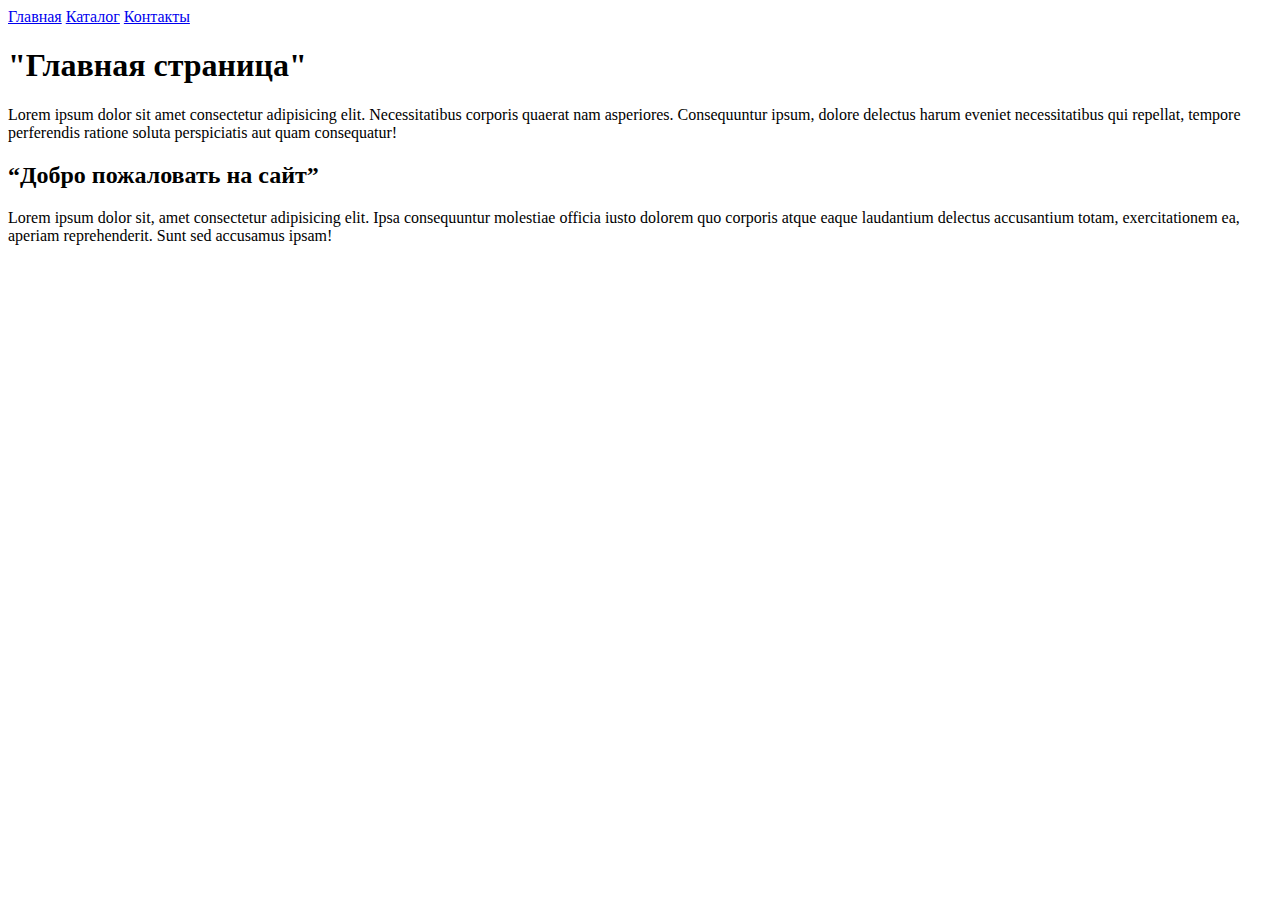
<file: Seminar_1/index.html>
<!DOCTYPE html>
<html lang="ru">

<head>
    <meta charset="UTF-8">
    <meta name="viewport" content="width=device-width, initial-scale=1.0">
    <title>Document</title>
</head>

<body>

    <div id="menu">
        <a href="#">Главная</a>
        <a href="./catalog/catalog.html">Каталог</a>
        <a href="./contacts.html">Контакты</a>
    </div>

    <h1>"Главная страница"</h1>

    <p>Lorem ipsum dolor sit amet consectetur adipisicing elit. Necessitatibus corporis quaerat nam asperiores. Consequuntur ipsum, dolore delectus harum eveniet necessitatibus qui repellat, tempore perferendis ratione soluta perspiciatis aut quam consequatur!</p>

    <h2>“Добро пожаловать на сайт”</h2>

    <p>Lorem ipsum dolor sit, amet consectetur adipisicing elit. Ipsa consequuntur molestiae officia iusto dolorem quo corporis atque eaque laudantium delectus accusantium totam, exercitationem ea, aperiam reprehenderit. Sunt sed accusamus ipsam!</p>



</body>

</html>
</file>
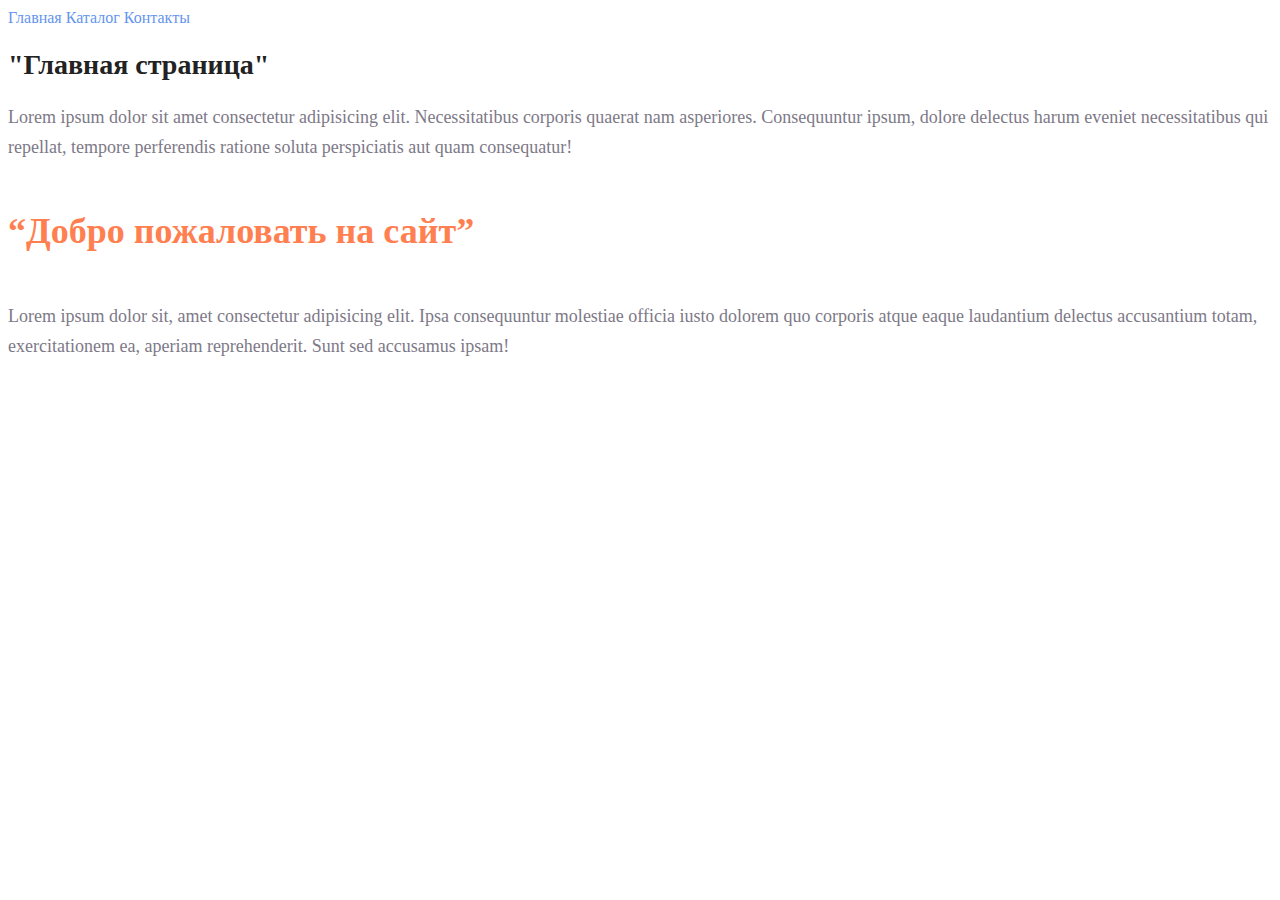
<file: Seminar_2/index.html>
<!DOCTYPE html>
<html lang="ru">

<head>
    <meta charset="UTF-8">
    <meta name="viewport" content="width=device-width, initial-scale=1.0">
    <title>Document</title>
    <!-- Подключение файла стиля -->
    <link rel="stylesheet" href="style.css">
</head>

<body>

    <div id="menu">
        <a class="link-menu" href="#">Главная</a>
        <a class="link-menu" href="./catalog/catalog.html">Каталог</a>
        <a class="link-menu" href="./contacts.html">Контакты</a>
    </div>

    <h1 class="header-h1">"Главная страница"</h1>

    <p class="paragraph">Lorem ipsum dolor sit amet consectetur adipisicing elit. Necessitatibus corporis quaerat nam asperiores. Consequuntur ipsum, dolore delectus harum eveniet necessitatibus qui repellat, tempore perferendis ratione soluta perspiciatis aut quam consequatur!</p>

    <h2 class="header-h2">“Добро пожаловать на сайт”</h2>

    <p class="paragraph">Lorem ipsum dolor sit, amet consectetur adipisicing elit. Ipsa consequuntur molestiae officia iusto dolorem quo corporis atque eaque laudantium delectus accusantium totam, exercitationem ea, aperiam reprehenderit. Sunt sed accusamus ipsam!</p>



</body>

</html>
</file>
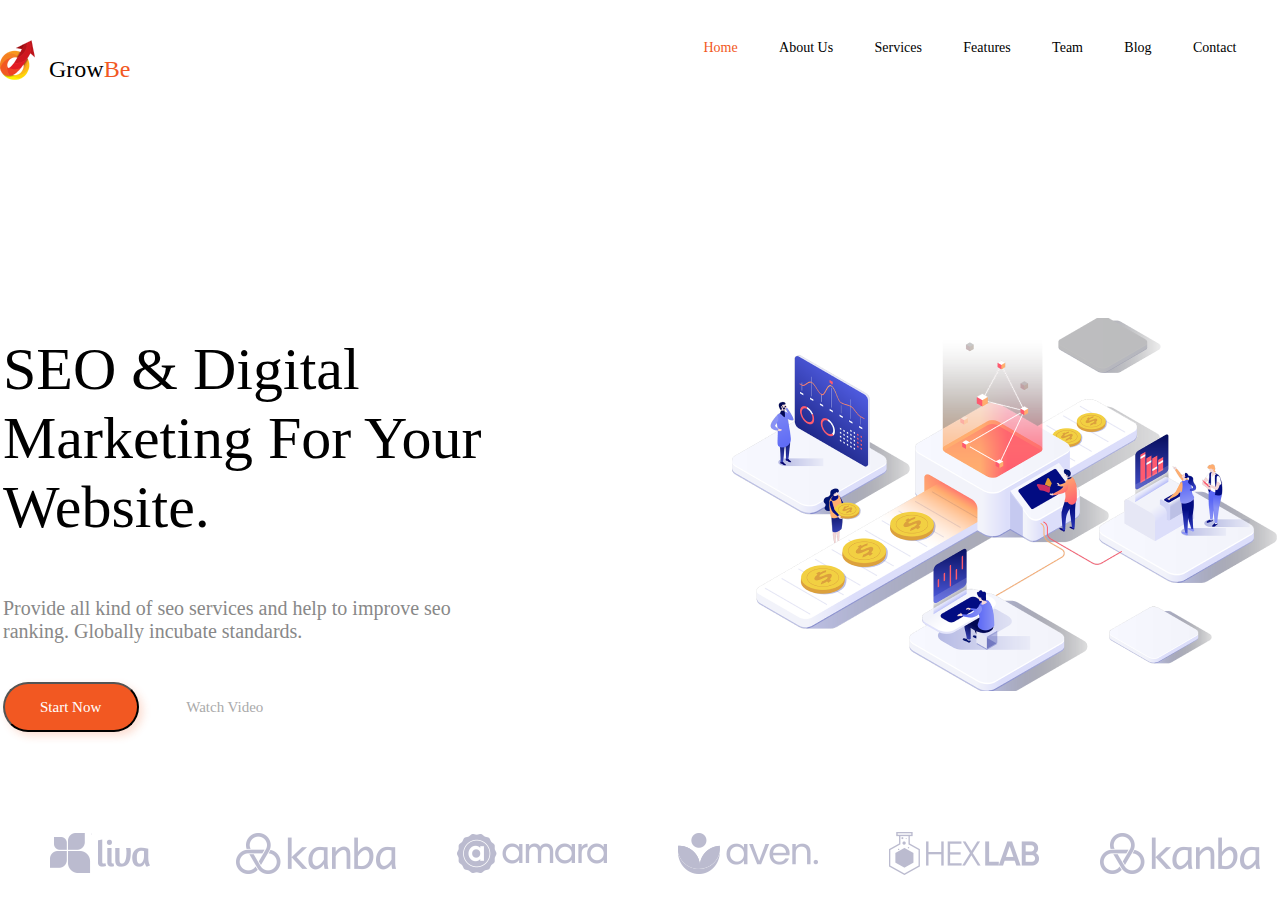
<file: Seminar_3/index.html>
<!DOCTYPE html>
<html lang="en">

<head>
    <meta charset="UTF-8">
    <meta name="viewport" content="width=device-width, initial-scale=1.0">
    <title>First_Project</title>

    <link rel="preconnect" href="https://fonts.googleapis.com">
    <link rel="preconnect" href="https://fonts.gstatic.com" crossorigin>
    <link href="https://fonts.cdnfonts.com/css/gilroy-bold" rel="stylesheet">
    <link rel="stylesheet" href="./assets/styles/style.css">

</head>

<body>

    <header class="menu-and-logo">
        <div class="logo-header">
            <img src="./assets/images/logo.png" alt="GrowBe">

        </div>

        <div class="h1-header">
            <h1><span>Grow</span>Be</h1>

        </div>

        <div class="link-header">
            <a class="link-Home" href="#">Home</a>
            <a class="link-About-Us" href="#">About Us</a>
            <a class="link-Services" href="#">Services</a>
            <a class="link-Features" href="#">Features</a>
            <a class="link-Team" href="#">Team</a>
            <a class="link-Blog" href="#">Blog</a>
            <a class="link-Contact" href="#">Contact</a>
        </div>


    </header>

    <section class="intro">

        <div class="intro-left">

            <h1 class="intro-title">
                SEO & Digital Marketing For Your Website.
            </h1>


            <div class="intro-description">
                Provide all kind of seo services and help to improve seo ranking. Globally incubate standards.
            </div>

            <div class="intro-button-wrapper">
                <button class="intro-button-Start-Now">Start Now</button>
                <button class="intro-button-Watch-Video">Watch Video</button>

            </div>


        </div>
        <div class="intro-right">
            <img src="./assets/images/intro.png">

        </div>

    </section>

    <footer class="logos">

        <img class="liua-logos" src="./assets/images/Liua.png" alt="Liua">
        <img class="Kanba-logos" src="./assets/images/Kanba.png" alt="Kanba">
        <img class="Amara-logos" src="./assets/images/Amara.png" alt="Amara">
        <img class="Aven-logos" src="./assets/images/Aven.png" alt="Aven">
        <img class="Hexlab-logos" src="./assets/images/Hexlab.png" alt="Hexlab">
        <img class="Kanba-logos-1" src="./assets/images/Kanba.png" alt="Kanba">

    </footer>

</body>

</html>
</file>
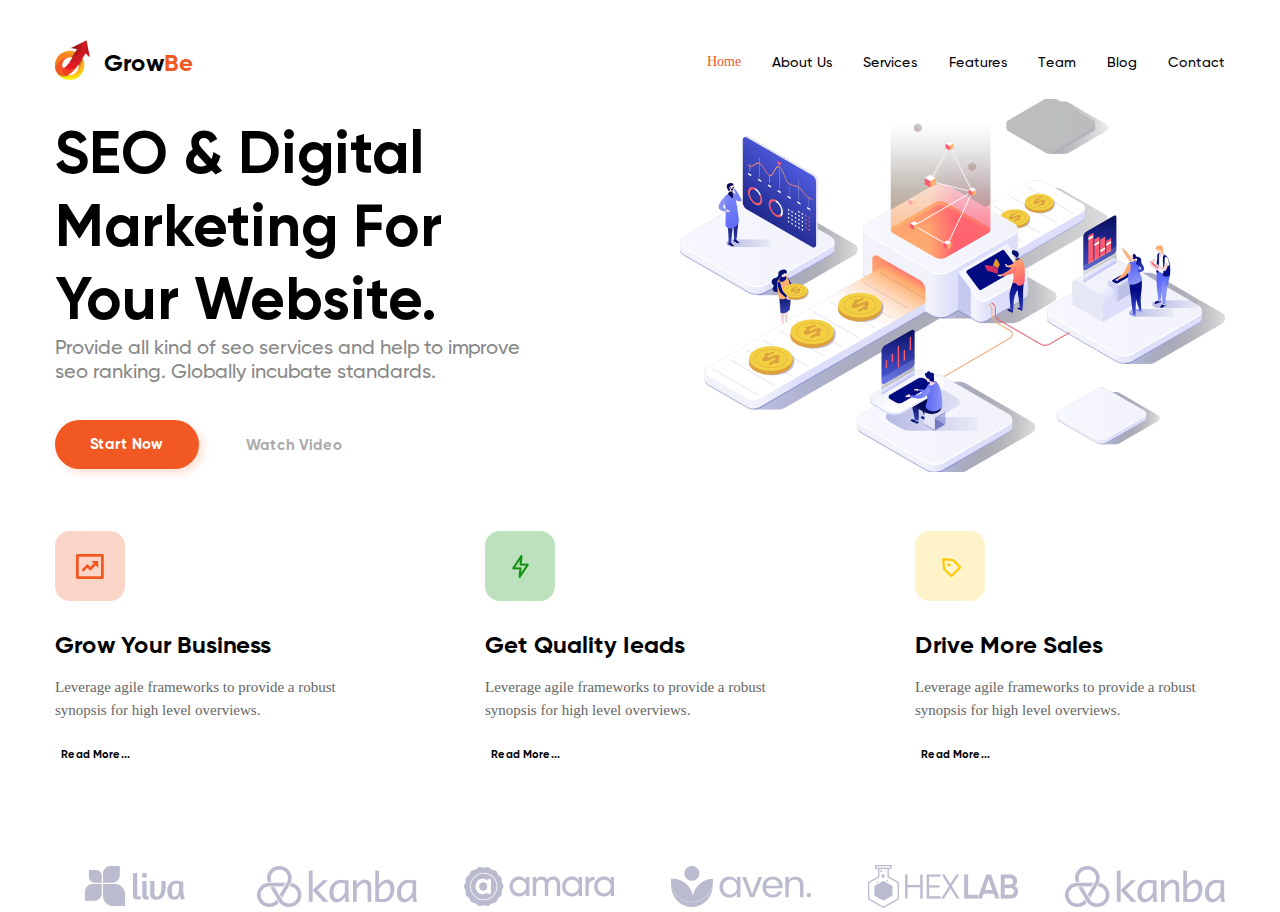
<file: Seminar_4/index.html>
<!DOCTYPE html>
<html lang="en">

<head>
    <meta charset="UTF-8">
    <meta name="viewport" content="width=device-width, initial-scale=1.0">
    <title>First_Project</title>

    <link rel="preconnect" href="https://fonts.googleapis.com">
    <link rel="preconnect" href="https://fonts.gstatic.com" crossorigin>
    <link href="https://fonts.cdnfonts.com/css/gilroy-bold" rel="stylesheet">
    <link rel="stylesheet" href="./assets/styles/style.css">

</head>

<body>

    <header class="menu-and-logo">
        <div class="logo-header">
            <img src="./assets/images/logo.png" alt="GrowBe">

        </div>

        <div class="h1-header">
            <h1><span>Grow</span>Be</h1>

        </div>

        <div class="link-header">
            <a class="link-Home" href="#">Home</a>
            <a class="link-About-Us" href="#">About Us</a>
            <a class="link-Services" href="#">Services</a>
            <a class="link-Features" href="#">Features</a>
            <a class="link-Team" href="#">Team</a>
            <a class="link-Blog" href="#">Blog</a>
            <a class="link-Contact" href="#">Contact</a>
        </div>


    </header>

    <section class="intro">

        <div class="intro-left">

            <h1 class="intro-title">
                SEO & Digital Marketing For Your Website.
            </h1>


            <div class="intro-description">
                Provide all kind of seo services and help to improve seo ranking. Globally incubate standards.
            </div>

            <div class="intro-button-wrapper">
                <button class="intro-button-Start-Now">Start Now</button>
                <button class="intro-button-Watch-Video">Watch Video</button>

            </div>


        </div>
        <div class="intro-right">
            <img src="./assets/images/intro.png">

        </div>

    </section>

    <section class="features">

        <div class="features-item">
            <img src="./assets/images/icon_2.png" alt="">
            <h1 class="features-item-title">Grow Your Business</h1>
            <div class="feature-description">Leverage agile frameworks to provide a robust synopsis for high level overviews.</div>
            <div class="features-button-wrapper">
                <button class="features-button-Read-More">Read More...</button>
            </div>
        </div>


        <div class="features-item">
            <img src="./assets/images/icon_1.png" alt="">
            <h1 class="features-item-title">Get Quality Ieads</h1>
            <div class="feature-description">Leverage agile frameworks to provide a robust synopsis for high level overviews.</div>
            <div class="features-button-wrapper">
                <button class="features-button-Read-More">Read More...</button>
            </div>
        </div>


        <div class="features-item">
            <img src="./assets/images/icon.png" alt="">
            <h1 class="features-item-title">Drive More Sales</h1>
            <div class="feature-description">Leverage agile frameworks to provide a robust synopsis for high level overviews.</div>
            <div class="features-button-wrapper">
                <button class="features-button-Read-More">Read More...</button>
            </div>
        </div>

    </section>

    <footer class="logos">

        <img class="liua-logos" src="./assets/images/Liua.png" alt="Liua">
        <img class="Kanba-logos" src="./assets/images/Kanba.png" alt="Kanba">
        <img class="Amara-logos" src="./assets/images/Amara.png" alt="Amara">
        <img class="Aven-logos" src="./assets/images/Aven.png" alt="Aven">
        <img class="Hexlab-logos" src="./assets/images/Hexlab.png" alt="Hexlab">
        <img class="Kanba-logos-1" src="./assets/images/Kanba.png" alt="Kanba">

    </footer>

</body>

</html>
</file>
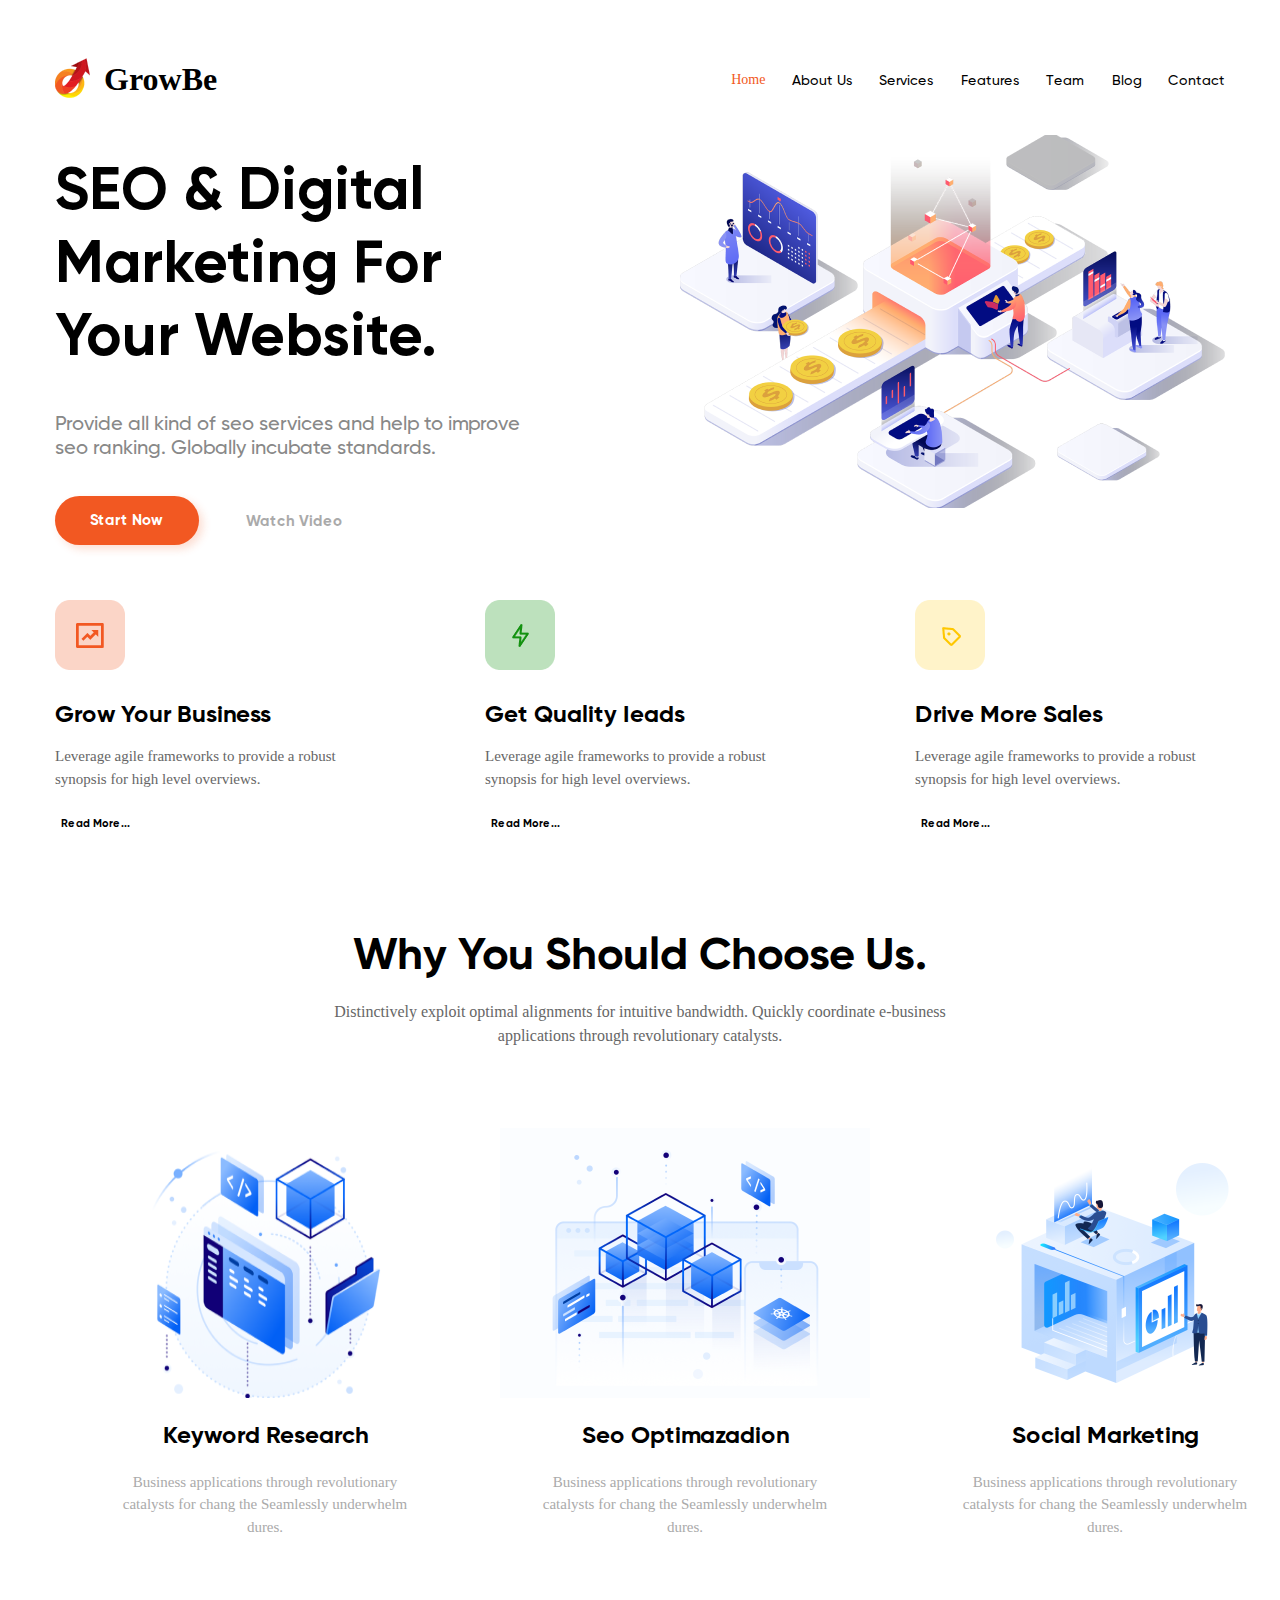
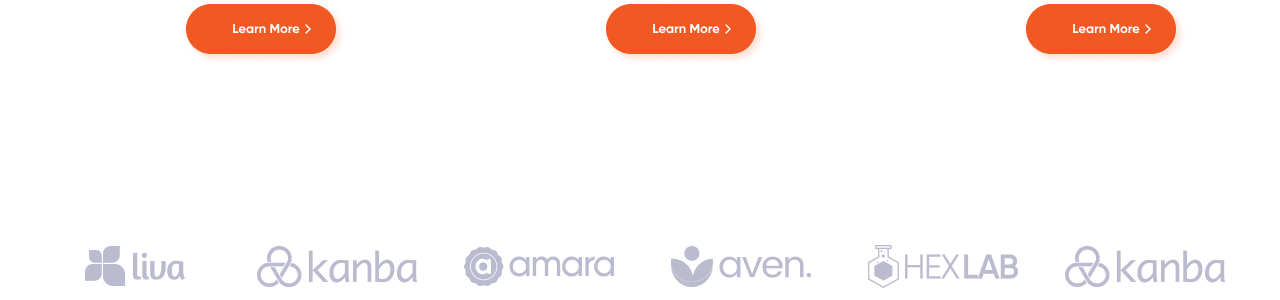
<file: Seminar_5/index.html>
<!DOCTYPE html>
<html lang="en">

<head>
    <meta charset="UTF-8">
    <meta name="viewport" content="width=device-width, initial-scale=1.0">
    <title>First_Project</title>

    <link rel="preconnect" href="https://fonts.googleapis.com">
    <link rel="preconnect" href="https://fonts.gstatic.com" crossorigin>
    <link href="https://fonts.cdnfonts.com/css/gilroy-bold" rel="stylesheet">
    <link rel="stylesheet" href="./assets/styles/style.css">

</head>

<body>

    <header class="menu-and-logo">
        <div class="logo-header">
            <img src="./assets/images/logo.png" alt="GrowBe">

        </div>

        <div class="h1-header">
            <h1><span>Grow</span>Be</h1>

        </div>

        <div class="link-header">
            <a class="link-Home" href="#">Home</a>
            <a class="link-About-Us" href="#">About Us</a>
            <a class="link-Services" href="#">Services</a>
            <a class="link-Features" href="#">Features</a>
            <a class="link-Team" href="#">Team</a>
            <a class="link-Blog" href="#">Blog</a>
            <a class="link-Contact" href="#">Contact</a>
        </div>


    </header>

    <section class="intro">

        <div class="intro-left">

            <h1 class="intro-title">
                SEO & Digital Marketing For Your Website.
            </h1>


            <div class="intro-description">
                Provide all kind of seo services and help to improve seo ranking. Globally incubate standards.
            </div>

            <div class="intro-button-wrapper">
                <button class="intro-button-Start-Now">Start Now</button>
                <button class="intro-button-Watch-Video">Watch Video</button>

            </div>


        </div>
        <div class="intro-right">
            <img src="./assets/images/intro.png">

        </div>

    </section>

    <section class="features">

        <div class="features-item">
            <img src="./assets/images/icon_2.png" alt="">
            <h1 class="features-item-title">Grow Your Business</h1>
            <div class="feature-description">Leverage agile frameworks to provide a robust synopsis for high level overviews.</div>
            <div class="features-button-wrapper">
                <button class="features-button-Read-More">Read More...</button>
            </div>
        </div>


        <div class="features-item">
            <img src="./assets/images/icon_1.png" alt="">
            <h1 class="features-item-title">Get Quality Ieads</h1>
            <div class="feature-description">Leverage agile frameworks to provide a robust synopsis for high level overviews.</div>
            <div class="features-button-wrapper">
                <button class="features-button-Read-More">Read More...</button>
            </div>
        </div>


        <div class="features-item">
            <img src="./assets/images/icon.png" alt="">
            <h1 class="features-item-title">Drive More Sales</h1>
            <div class="feature-description">Leverage agile frameworks to provide a robust synopsis for high level overviews.</div>
            <div class="features-button-wrapper">
                <button class="features-button-Read-More">Read More...</button>
            </div>
        </div>

    </section>

    <section class="secation title">

        <div class="secation__title">
            Why You Should Choose Us.
        </div>

        <div class="secation__text">
            Distinctively exploit optimal alignments for intuitive bandwidth. Quickly coordinate e-business
applications through revolutionary catalysts.
        </div>



    </section>

    <section class="services center">

        <div class="services__item">
            <img class="services__item-image" src="./assets/images/services_1.png" alt="Keyword Research">
            <div class="services__item-title">
                Keyword Research
            </div>
            <div class="services__item-desc">
                Business applications through revolutionary catalysts for chang the Seamlessly underwhelm dures.
            </div>
            <div class="services__item-button">
                <button class="button_learn-more"><img src="./assets/images/button.png" alt="Learn More"></button>

            </div>
        </div>


        <div class="services__item">
            <img class="services__item-image" src="./assets/images/services_2.png" alt="Seo Optimazadion">
            <div class="services__item-title">
                Seo Optimazadion
            </div>
            <div class="services__item-desc">
                Business applications through revolutionary catalysts for chang the Seamlessly underwhelm dures.
            </div>
            <div class="services__item-button">
                <button class="button_learn-more"><img src="./assets/images/button.png" alt="Learn More"></button>

            </div>
        </div>


        <div class="services__item">
            <img class="services__item-image" src="./assets/images/services_3.png" alt="Social Marketing">
            <div class="services__item-title">
                Social Marketing
            </div>
            <div class="services__item-desc">
                Business applications through revolutionary catalysts for chang the Seamlessly underwhelm dures.
            </div>
            <div class="services__item-button">
                <button class="button_learn-more"><img src="./assets/images/button.png" alt="Learn More"></button>

            </div>
        </div>

    </section>

    <footer class="logos">

        <img class="liua-logos" src="./assets/images/Liua.png" alt="Liua">
        <img class="Kanba-logos" src="./assets/images/Kanba.png" alt="Kanba">
        <img class="Amara-logos" src="./assets/images/Amara.png" alt="Amara">
        <img class="Aven-logos" src="./assets/images/Aven.png" alt="Aven">
        <img class="Hexlab-logos" src="./assets/images/Hexlab.png" alt="Hexlab">
        <img class="Kanba-logos-1" src="./assets/images/Kanba.png" alt="Kanba">

    </footer>

</body>

</html>
</file>
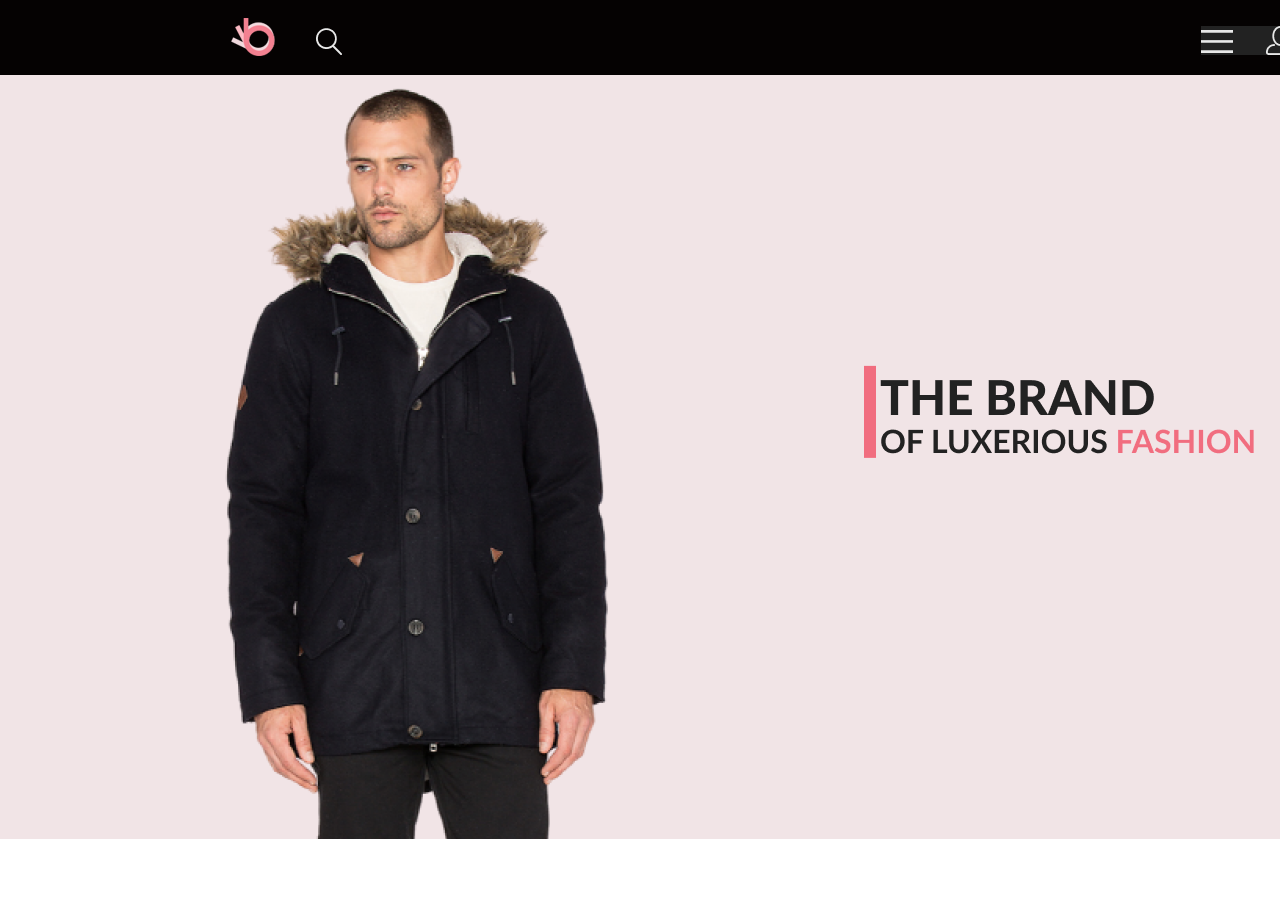
<file: Seminar_6/index.html>
<!DOCTYPE html>
<html lang="en">
  <head>
    <meta charset="UTF-8" />
    <meta name="viewport" content="width=device-width, initial-scale=1.0" />
    <title>Макет страницы магазина</title>

    <link rel="preconnect" href="https://fonts.googleapis.com" />
    <link rel="preconnect" href="https://fonts.gstatic.com" crossorigin />
    <link
      href="https://fonts.googleapis.com/css2?family=Lato:wght@300;400;900&display=swap"
      rel="stylesheet"
    />
    <link rel="stylesheet" href="./assets/styles/style.css" />
  </head>
  <body>


    <div class="top_nav">
      <a href="#Group_2" class="Group_2"><img src="./assets/img/Group 2.png" alt=""></a>
      <a href="#forma_1" class="forma_1"><img src="./assets/img/Forma 1.png" alt=""></a>
      <a href="#Button_copy" class="Button_copy"><img src="./assets/img/Button copy.png" alt=""></a>
      </a>
    </div>

    <header class="Background">
      <div class="layer_57"><img src="./assets/img/Layer_57.png" alt=""></div>
      <div class="rectangle_16"><img src="./assets/img/Rectangle_16.png" alt=""></div>
      <div class="brand_of"><img src="./assets/img/THE BRAND OF LUXERIOUS FASHION.png" alt=""></div>
    
    </header>

    <section>
      
    </section>



  </body>
</html>
</file>
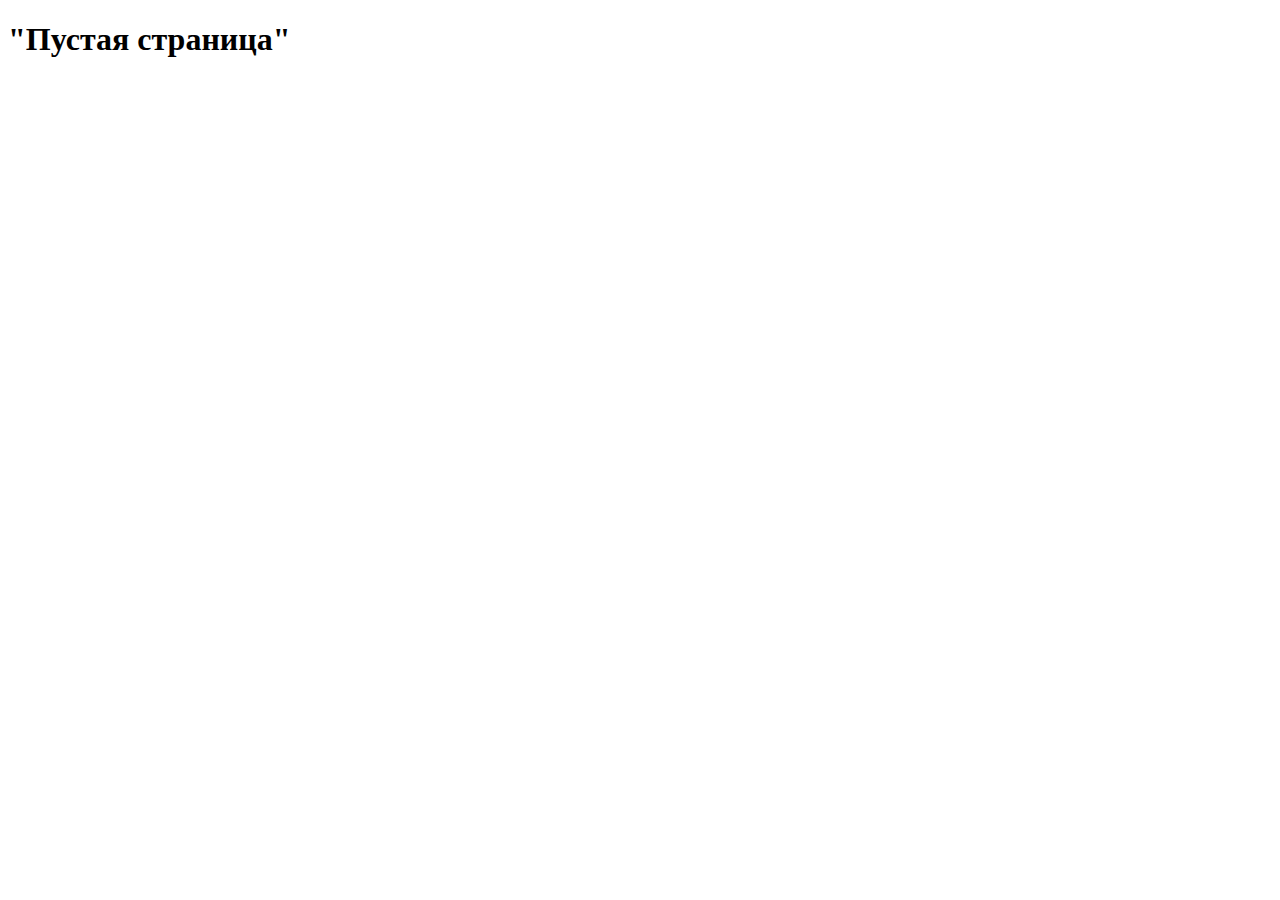
<file: Seminar_1/contacts.html>
<!DOCTYPE html>
<html lang="en">

<head>
    <meta charset="UTF-8">
    <meta name="viewport" content="width=device-width, initial-scale=1.0">
    <title>Document</title>
</head>

<body>

    <h1>"Пустая страница"</h1>

</body>

</html>
</file>
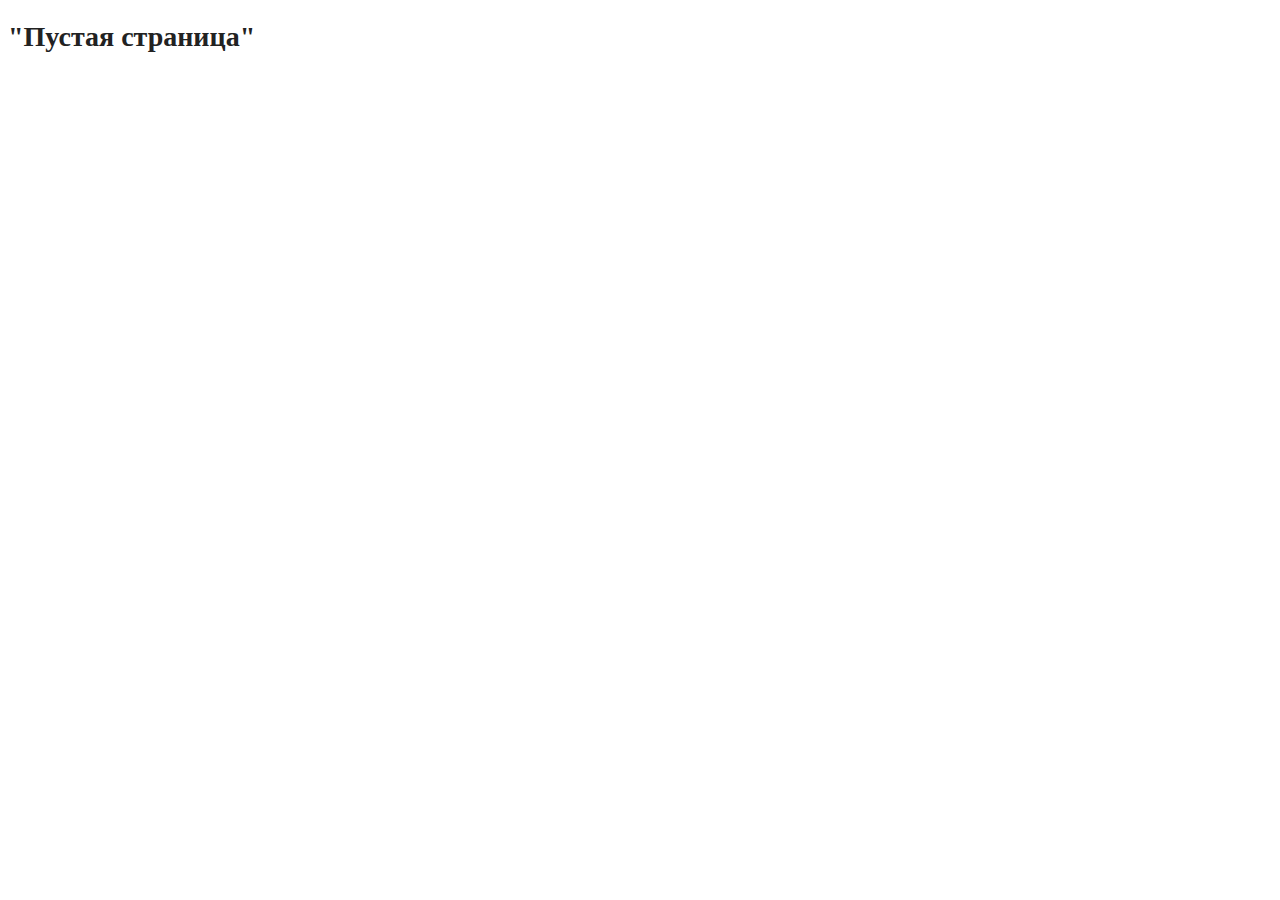
<file: Seminar_2/contacts.html>
<!DOCTYPE html>
<html lang="ru">

<head>
    <meta charset="UTF-8">
    <meta name="viewport" content="width=device-width, initial-scale=1.0">
    <title>Document</title>
    <!-- Подключение файла стиля -->
    <link rel="stylesheet" href="style.css">
</head>

<body>

    <h1 class="header-h1">"Пустая страница"</h1>



</body>

</html>
</file>
<file: Seminar_2/style.css>
a {
    text-decoration: none;
}

.link-menu {
    color: cornflowerblue;
    font-size: 16px;
    line-height: 20px;
}

.header-h1 {
    color: #222222;
    font-size: 28px;
    line-height: 36px;
    font-weight: bold;
}

.paragraph {
    font-style: normal;
    font-weight: 300;
    font-size: 18px;
    line-height: 30px;
    color: #7D7987;
}

.header-h2 {
    color: coral;
    font-style: normal;
    font-weight: 700;
    font-size: 36px;
    line-height: 80px;
}
</file>
<file: Seminar_3/assets/styles/style.css>
body {
    margin: 0;
    background: #FFF;
}

.title {
    margin: 0;
}

.menu-and-logo {
    width: 1170px;
    margin-top: 40px;
    display: flex;
    width: 1289px;
    height: 114px;
    gap: 14px;
    margin-left: auto;
    margin-right: auto;
}

.logo-header {
    width: 35px;
    height: 40px;
    flex-shrink: 0;
}

.h1-header {
    width: 88px;
    height: 30px;
    margin-right: 500px;
}

h1 {
    color: #F25822;
    font-family: Gilroy-Bold;
    font-size: 24px;
    font-style: normal;
    font-weight: 400;
    line-height: normal;
}

h1 span {
    color: #000;
    font-family: Gilroy-Bold;
    font-size: 24px;
    font-style: normal;
    font-weight: 400;
    line-height: normal;
}

.link-header {
    width: 533px;
    height: 17px;
    display: flex;
    margin-left: auto;
    margin-right: auto;
    justify-content: space-between;
}

.link-Home {
    text-decoration: none;
    color: #F25822;
    font-family: Gilroy-SemiBold;
    font-size: 14px;
    font-style: normal;
    font-weight: 400;
    line-height: normal;
}

.link-About-Us {
    text-decoration: none;
    color: #000;
    font-family: Gilroy-Medium;
    font-size: 14px;
    font-style: normal;
    font-weight: 400;
    line-height: normal;
}

.link-Services {
    text-decoration: none;
    color: #000;
    font-family: Gilroy-Medium;
    font-size: 14px;
    font-style: normal;
    font-weight: 400;
    line-height: normal;
}

.link-Features {
    text-decoration: none;
    color: #000;
    font-family: Gilroy-Medium;
    font-size: 14px;
    font-style: normal;
    font-weight: 400;
    line-height: normal;
}

.link-Team {
    text-decoration: none;
    color: #000;
    font-family: Gilroy-Medium;
    font-size: 14px;
    font-style: normal;
    font-weight: 400;
    line-height: normal;
}

.link-Blog {
    text-decoration: none;
    color: #000;
    font-family: Gilroy-Medium;
    font-size: 14px;
    font-style: normal;
    font-weight: 400;
    line-height: normal;
}

.link-Contact {
    text-decoration: none;
    color: #000;
    font-family: Gilroy-Medium;
    font-size: 14px;
    font-style: normal;
    font-weight: 400;
    line-height: normal;
}

.intro {
    width: 1170px;
    margin-top: 164px;
    display: flex;
    justify-content: space-between;
    width: 1274px;
    /* height: 536px; */
    margin-left: auto;
    margin-right: auto;
}

.intro-title {
    margin-top: 17px;
    color: #000;
    font-family: Gilroy-Bold;
    font-size: 60px;
    font-style: normal;
    font-weight: 400;
    line-height: normal;
    width: 522px;
    height: 222px;
}

.intro-description {
    margin-bottom: 17px;
    color: #888;
    font-family: Gilroy-Medium;
    font-size: 20px;
    font-style: normal;
    font-weight: 400;
    line-height: normal;
    width: 466px;
    height: 48px;
}

.intro-button-wrapper {
    margin-top: 37px;
    gap: 40.94px;
    display: flex;
}

.intro-button-Start-Now {
    /* width: 140px; */
    height: 50px;
    padding: 15px 36px 16px 35px;
    flex-shrink: 0;
    border-radius: 50px;
    background: #F25822;
    box-shadow: 4px 4px 8px 0px rgba(242, 88, 34, 0.20);
    color: #FFF;
    font-family: Gilroy-Bold;
    font-size: 15px;
    font-style: normal;
    font-weight: 400;
    line-height: normal;
    cursor: pointer;
}

.intro-button-Watch-Video {
    color: #AAA;
    font-family: Gilroy-Bold;
    font-size: 15px;
    font-style: normal;
    font-weight: 400;
    line-height: normal;
    border: none;
    cursor: pointer;
    background: none;
}

.logos {
    width: 1170px;
    margin-top: 97px;
    width: 1240px;
    justify-content: space-between;
    display: flex;
    margin-left: auto;
    margin-right: auto;
}

.liua-logos {
    width: 160px;
    height: 50px;
    flex-shrink: 0;
}

.Kanba-logos {
    width: 160px;
    height: 50px;
    flex-shrink: 0;
}

.Amara-logos {
    width: 160px;
    height: 50px;
    flex-shrink: 0;
}

.Aven-logos {
    width: 160px;
    height: 50px;
    flex-shrink: 0;
}

.Hexlab-logos {
    width: 160px;
    height: 50px;
    flex-shrink: 0;
}

.Kanba-logos-1 {
    width: 160px;
    height: 50px;
    flex-shrink: 0;
}
</file>
<file: Seminar_4/assets/styles/style.css>
@font-face {
    font-family: "Gilroy-Bold";
    src: url("../fonts/gilroy-bold.ttf");
    font-style: normal;
    font-weight: 600;
}

@font-face {
    font-family: "Gilroy-Medium";
    src: url("../fonts/gilroy-medium.ttf");
    font-style: normal;
    font-weight: 700;
}

body {
    margin: 0;
    background: #FFF;
}

.title {
    margin: 0;
}

.menu-and-logo {
    width: 1170px;
    margin-top: 40px;
    display: flex;
    gap: 14px;
    align-items: center;
    margin-left: auto;
    margin-right: auto;
    margin-bottom: 15px;
}

.logo-header {
    width: 35px;
    flex-shrink: 0;
}

.h1-header {
    margin-right: 500px;
}

h1 {
    color: #F25822;
    font-family: Gilroy-Bold;
    font-size: 24px;
    font-style: normal;
    font-weight: 400;
    line-height: normal;
    margin: 0;
}

h1 span {
    color: #000;
    font-family: Gilroy-Bold;
    font-size: 24px;
    font-style: normal;
    font-weight: 400;
    line-height: normal;
}

.link-header {
    width: 533px;
    display: flex;
    margin-left: auto;
    margin-right: auto;
    justify-content: space-between;
}

.link-Home {
    text-decoration: none;
    color: #F25822;
    font-family: Gilroy-SemiBold;
    font-size: 14px;
    font-style: normal;
    font-weight: 400;
    line-height: normal;
}

.link-About-Us {
    text-decoration: none;
    color: #000;
    font-family: Gilroy-Medium;
    font-size: 14px;
    font-style: normal;
    font-weight: 400;
    line-height: normal;
}

.link-Services {
    text-decoration: none;
    color: #000;
    font-family: Gilroy-Medium;
    font-size: 14px;
    font-style: normal;
    font-weight: 400;
    line-height: normal;
}

.link-Features {
    text-decoration: none;
    color: #000;
    font-family: Gilroy-Medium;
    font-size: 14px;
    font-style: normal;
    font-weight: 400;
    line-height: normal;
}

.link-Team {
    text-decoration: none;
    color: #000;
    font-family: Gilroy-Medium;
    font-size: 14px;
    font-style: normal;
    font-weight: 400;
    line-height: normal;
}

.link-Blog {
    text-decoration: none;
    color: #000;
    font-family: Gilroy-Medium;
    font-size: 14px;
    font-style: normal;
    font-weight: 400;
    line-height: normal;
}

.link-Contact {
    text-decoration: none;
    color: #000;
    font-family: Gilroy-Medium;
    font-size: 14px;
    font-style: normal;
    font-weight: 400;
    line-height: normal;
}

.intro {
    width: 1170px;
    margin-top: 14px;
    display: flex;
    justify-content: space-between;
    margin-left: auto;
    margin-right: auto;
}

.intro-title {
    margin-top: 17px;
    color: #000;
    font-family: Gilroy-Bold;
    font-size: 60px;
    font-style: normal;
    font-weight: 400;
    line-height: normal;
    width: 522px;
}

.intro-description {
    margin-bottom: 17px;
    color: #888;
    font-family: Gilroy-Medium;
    font-size: 20px;
    font-style: normal;
    font-weight: 400;
    line-height: normal;
    width: 466px;
}

.intro-button-wrapper {
    margin-top: 37px;
    gap: 40.94px;
    display: flex;
}

.intro-button-Start-Now {
    padding: 15px 36px 16px 35px;
    flex-shrink: 0;
    border-radius: 50px;
    background: #F25822;
    box-shadow: 4px 4px 8px 0px rgba(242, 88, 34, 0.20);
    color: #FFF;
    font-family: Gilroy-Bold;
    font-size: 15px;
    font-style: normal;
    font-weight: 400;
    line-height: normal;
    cursor: pointer;
    border: none;
}

.intro-button-Watch-Video {
    color: #AAA;
    font-family: Gilroy-Bold;
    font-size: 15px;
    font-style: normal;
    font-weight: 400;
    line-height: normal;
    border: none;
    cursor: pointer;
    background: none;
}

.features {
    width: 1170px;
    display: flex;
    margin-top: 55px;
    justify-content: space-between;
    margin-left: auto;
    margin-right: auto;
}

.features-item-title {
    margin-top: 25px;
    color: #000;
    font-family: Gilroy-Bold;
    font-size: 24px;
    font-style: normal;
    font-weight: 400;
    line-height: normal;
}

.feature-description {
    margin-top: 17px;
    width: 310px;
    flex-shrink: 0;
    color: #666;
    font-family: Gilroy-Regular;
    font-size: 15px;
    font-style: normal;
    font-weight: 400;
    line-height: 150%;
}

.features-button-wrapper {
    margin-top: 25px;
    display: flex;
}

.features-button-Read-More {
    color: #000;
    font-family: Gilroy-Bold;
    font-size: 11px;
    font-style: normal;
    font-weight: 400;
    line-height: 150%;
    background: none;
    border: none;
    cursor: pointer;
}

.logos {
    width: 1170px;
    margin-top: 97px;
    justify-content: space-between;
    display: flex;
    margin-left: auto;
    margin-right: auto;
}

.liua-logos {
    flex-shrink: 0;
}

.Kanba-logos {
    flex-shrink: 0;
}

.Amara-logos {
    flex-shrink: 0;
}

.Aven-logos {
    flex-shrink: 0;
}

.Hexlab-logos {
    flex-shrink: 0;
}

.Kanba-logos-1 {
    flex-shrink: 0;
}
</file>
<file: Seminar_5/assets/styles/style.css>
@font-face {
    font-family: "Gilroy-Bold";
    src: url("../fonts/gilroy-bold.ttf");
    font-style: normal;
    font-weight: 600;
}

@font-face {
    font-family: "Gilroy-Medium";
    src: url("../fonts/gilroy-medium.ttf");
    font-style: normal;
    font-weight: 700;
}

.body {
    margin: 0;
    background: #FFF;
}

.title {
    margin: 0;
}

.menu-and-logo {
    width: 1170px;
    margin-top: 40px;
    display: flex;
    gap: 14px;
    align-items: center;
    margin-left: auto;
    margin-right: auto;
    margin-bottom: 15px;
}

.logo-header {
    width: 35px;
    flex-shrink: 0;
}

.h1-header {
    margin-right: 500px;
}

.h1 {
    color: #F25822;
    font-family: Gilroy-Bold;
    font-size: 24px;
    font-style: normal;
    font-weight: 400;
    line-height: normal;
    margin: 0;
}

.h1 span {
    color: #000;
    font-family: Gilroy-Bold;
    font-size: 24px;
    font-style: normal;
    font-weight: 400;
    line-height: normal;
}

.link-header {
    width: 533px;
    display: flex;
    margin-left: auto;
    margin-right: auto;
    justify-content: space-between;
}

.link-Home {
    text-decoration: none;
    color: #F25822;
    font-family: Gilroy-SemiBold;
    font-size: 14px;
    font-style: normal;
    font-weight: 400;
    line-height: normal;
}

.link-About-Us {
    text-decoration: none;
    color: #000;
    font-family: Gilroy-Medium;
    font-size: 14px;
    font-style: normal;
    font-weight: 400;
    line-height: normal;
}

.link-Services {
    text-decoration: none;
    color: #000;
    font-family: Gilroy-Medium;
    font-size: 14px;
    font-style: normal;
    font-weight: 400;
    line-height: normal;
}

.link-Features {
    text-decoration: none;
    color: #000;
    font-family: Gilroy-Medium;
    font-size: 14px;
    font-style: normal;
    font-weight: 400;
    line-height: normal;
}

.link-Team {
    text-decoration: none;
    color: #000;
    font-family: Gilroy-Medium;
    font-size: 14px;
    font-style: normal;
    font-weight: 400;
    line-height: normal;
}

.link-Blog {
    text-decoration: none;
    color: #000;
    font-family: Gilroy-Medium;
    font-size: 14px;
    font-style: normal;
    font-weight: 400;
    line-height: normal;
}

.link-Contact {
    text-decoration: none;
    color: #000;
    font-family: Gilroy-Medium;
    font-size: 14px;
    font-style: normal;
    font-weight: 400;
    line-height: normal;
}

.intro {
    width: 1170px;
    margin-top: 14px;
    display: flex;
    justify-content: space-between;
    margin-left: auto;
    margin-right: auto;
}

.intro-title {
    margin-top: 17px;
    color: #000;
    font-family: Gilroy-Bold;
    font-size: 60px;
    font-style: normal;
    font-weight: 400;
    line-height: normal;
    width: 522px;
}

.intro-description {
    margin-bottom: 17px;
    color: #888;
    font-family: Gilroy-Medium;
    font-size: 20px;
    font-style: normal;
    font-weight: 400;
    line-height: normal;
    width: 466px;
}

.intro-button-wrapper {
    margin-top: 37px;
    gap: 40.94px;
    display: flex;
}

.intro-button-Start-Now {
    padding: 15px 36px 16px 35px;
    flex-shrink: 0;
    border-radius: 50px;
    background: #F25822;
    box-shadow: 4px 4px 8px 0px rgba(242, 88, 34, 0.20);
    color: #FFF;
    font-family: Gilroy-Bold;
    font-size: 15px;
    font-style: normal;
    font-weight: 400;
    line-height: normal;
    cursor: pointer;
    border: none;
}

.intro-button-Watch-Video {
    color: #AAA;
    font-family: Gilroy-Bold;
    font-size: 15px;
    font-style: normal;
    font-weight: 400;
    line-height: normal;
    border: none;
    cursor: pointer;
    background: none;
}

.features {
    width: 1170px;
    display: flex;
    margin-top: 55px;
    justify-content: space-between;
    margin-left: auto;
    margin-right: auto;
}

.features-item-title {
    margin-top: 25px;
    color: #000;
    font-family: Gilroy-Bold;
    font-size: 24px;
    font-style: normal;
    font-weight: 400;
    line-height: normal;
}

.feature-description {
    margin-top: 17px;
    width: 310px;
    flex-shrink: 0;
    color: #666;
    font-family: Gilroy-Regular;
    font-size: 15px;
    font-style: normal;
    font-weight: 400;
    line-height: 150%;
}

.features-button-wrapper {
    margin-top: 25px;
    display: flex;
}

.features-button-Read-More {
    color: #000;
    font-family: Gilroy-Bold;
    font-size: 11px;
    font-style: normal;
    font-weight: 400;
    line-height: 150%;
    background: none;
    border: none;
    cursor: pointer;
}

.logos {
    width: 1170px;
    margin-top: 97px;
    justify-content: space-between;
    display: flex;
    margin-left: auto;
    margin-right: auto;
}

.liua-logos {
    flex-shrink: 0;
}

.Kanba-logos {
    flex-shrink: 0;
}

.Amara-logos {
    flex-shrink: 0;
}

.Aven-logos {
    flex-shrink: 0;
}

.Hexlab-logos {
    flex-shrink: 0;
}

.Kanba-logos-1 {
    flex-shrink: 0;
}

.secation{
    width: 682px;
    margin-top: 92px;
    display: grid;
    margin-left: auto;
    margin-right: auto;
}

.secation__title{
    text-align: center;
    font-family: Gilroy-Bold;
    font-size: 45px;
    font-style: normal;
    font-weight: 400;
    line-height: normal;

}

.secation__text{
    color: #666;
    text-align: center;
    font-family: Gilroy-Regular;
    font-size: 16px;
    font-style: normal;
    font-weight: 400;
    line-height: 150%;
    margin-top: 19px;
}

.services {
    width: 1170px;
    display: grid;
    grid-template-columns: repeat(3,1fr);
    margin-top: 55px;
    margin-left: auto;
    margin-right: auto;
}

.services__item{
    display: flex;
    flex-direction: column;
    align-items: center;
    padding: 25px;
    gap: 22px;
    background: #FFF;
    
}

.services__item-image{
    width: 370px;
    height: 270px;
}

.services__item-title{
    color: #000;
    
    font-family: Gilroy-Bold;
    font-size: 24px;
    font-style: normal;
    font-weight: 400;
    line-height: normal;
}

.services__item-desc{
    width: 310px;
    color: #AAA;
    text-align: center;
    font-family: Gilroy-Regular;
    font-size: 15px;
    font-style: normal;
    font-weight: 400;
    line-height: 150%; /* 22.5px */
}

.services__item-button{
    margin-top: 39px;

}

.button_learn-more{
    cursor: pointer;
    border: none;
    background: #FFFFFF;
    margin-bottom: 50PX;


}
</file>
<file: Seminar_6/assets/styles/style.css>
* {
  margin: 0;
  padding: 0;
  box-sizing: border-box;
}

.top_nav {
  display: flex;
  width: 1600px;
  height: 75px;
  background-color: #050202;
}

.Group_2 {
  padding-top: 18px;
  padding-left: 231px;
}

.forma_1 {
  padding-top: 28.21px;
  padding-left: 41px;
}

.Button_copy {
  width: 158.996px;
  height: 29px;
  padding-top: 26px;
  padding-left: 859px;
}

.Background {
  display: flex;
  width: 1600px;
  height: 764px;
  background-color: #f1e4e6;
}

.layer_57 {
  width: 800.58px;
  height: 764px;
}

.rectangle_16 {
  width: 12px;
  height: 92px;
  padding-top: 289.9px;
  padding-left: 63.42px;
}

.brand_of {
  padding-top: 305px;
  padding-left: 16px;
}
</file>
